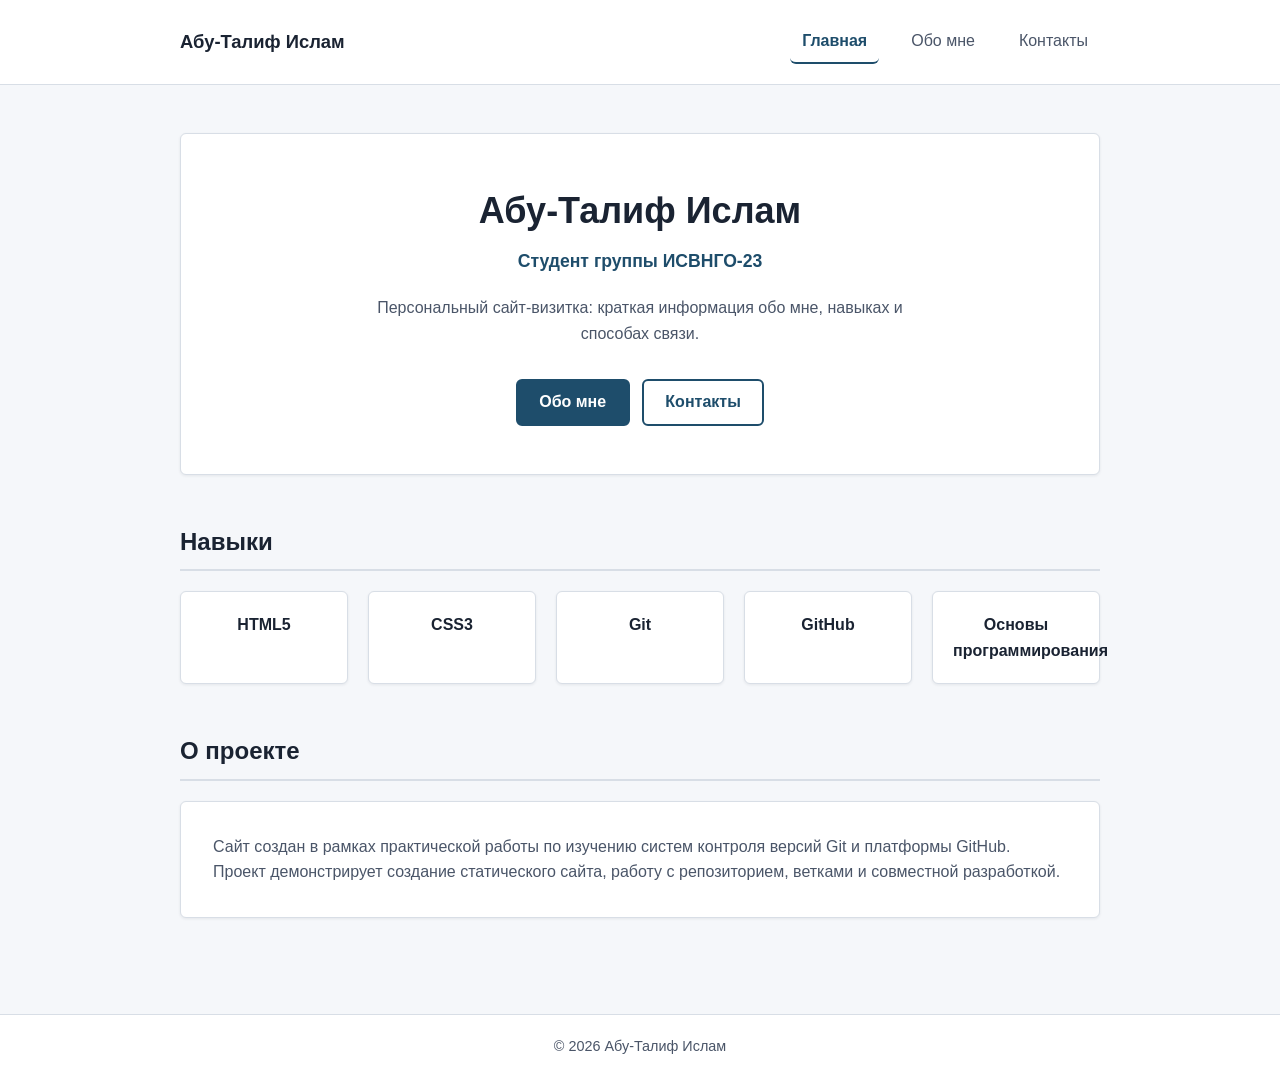
<file: index.html>
<!DOCTYPE html>
<html lang="ru">
<head>
  <meta charset="UTF-8">
  <meta name="viewport" content="width=device-width, initial-scale=1.0">
  <meta name="description" content="Персональный сайт-визитка студента Абу-Талиф Ислама, группа ИСВНГО-23">
  <title>Главная — Абу-Талиф Ислам</title>
  <link rel="stylesheet" href="style.css">
</head>
<body>
  <header class="site-header">
    <div class="container header-inner">
      <a class="site-logo" href="index.html">Абу-Талиф Ислам</a>
      <nav class="site-nav" aria-label="Основная навигация">
        <ul>
          <li><a href="index.html" class="active" aria-current="page">Главная</a></li>
          <li><a href="about.html">Обо мне</a></li>
          <li><a href="contact.html">Контакты</a></li>
        </ul>
      </nav>
    </div>
  </header>

  <main>
    <div class="container">
      <section class="hero" aria-labelledby="hero-heading">
        <h1 id="hero-heading">Абу-Талиф Ислам</h1>
        <p class="subtitle">Студент группы ИСВНГО-23</p>
        <p class="description">
          Персональный сайт-визитка: краткая информация обо мне, навыках
          и способах связи.
        </p>
        <div class="hero-actions">
          <a class="btn btn-primary" href="about.html">Обо мне</a>
          <a class="btn btn-secondary" href="contact.html">Контакты</a>
        </div>
      </section>

      <section class="section" aria-labelledby="skills-heading">
        <h2 id="skills-heading" class="section-title">Навыки</h2>
        <ul class="skills-grid">
          <li class="skill-item">HTML5</li>
          <li class="skill-item">CSS3</li>
          <li class="skill-item">Git</li>
          <li class="skill-item">GitHub</li>
          <li class="skill-item">Основы программирования</li>
        </ul>
      </section>

      <section class="section" aria-labelledby="project-heading">
        <h2 id="project-heading" class="section-title">О проекте</h2>
        <div class="card">
          <p>
            Сайт создан в рамках практической работы по изучению систем
            контроля версий Git и платформы GitHub. Проект демонстрирует
            создание статического сайта, работу с репозиторием, ветками
            и совместной разработкой.
          </p>
        </div>
      </section>
    </div>
  </main>

  <footer class="site-footer">
    <div class="container">
      <p>&copy; 2026 Абу-Талиф Ислам</p>
    </div>
  </footer>
</body>
</html>
</file>
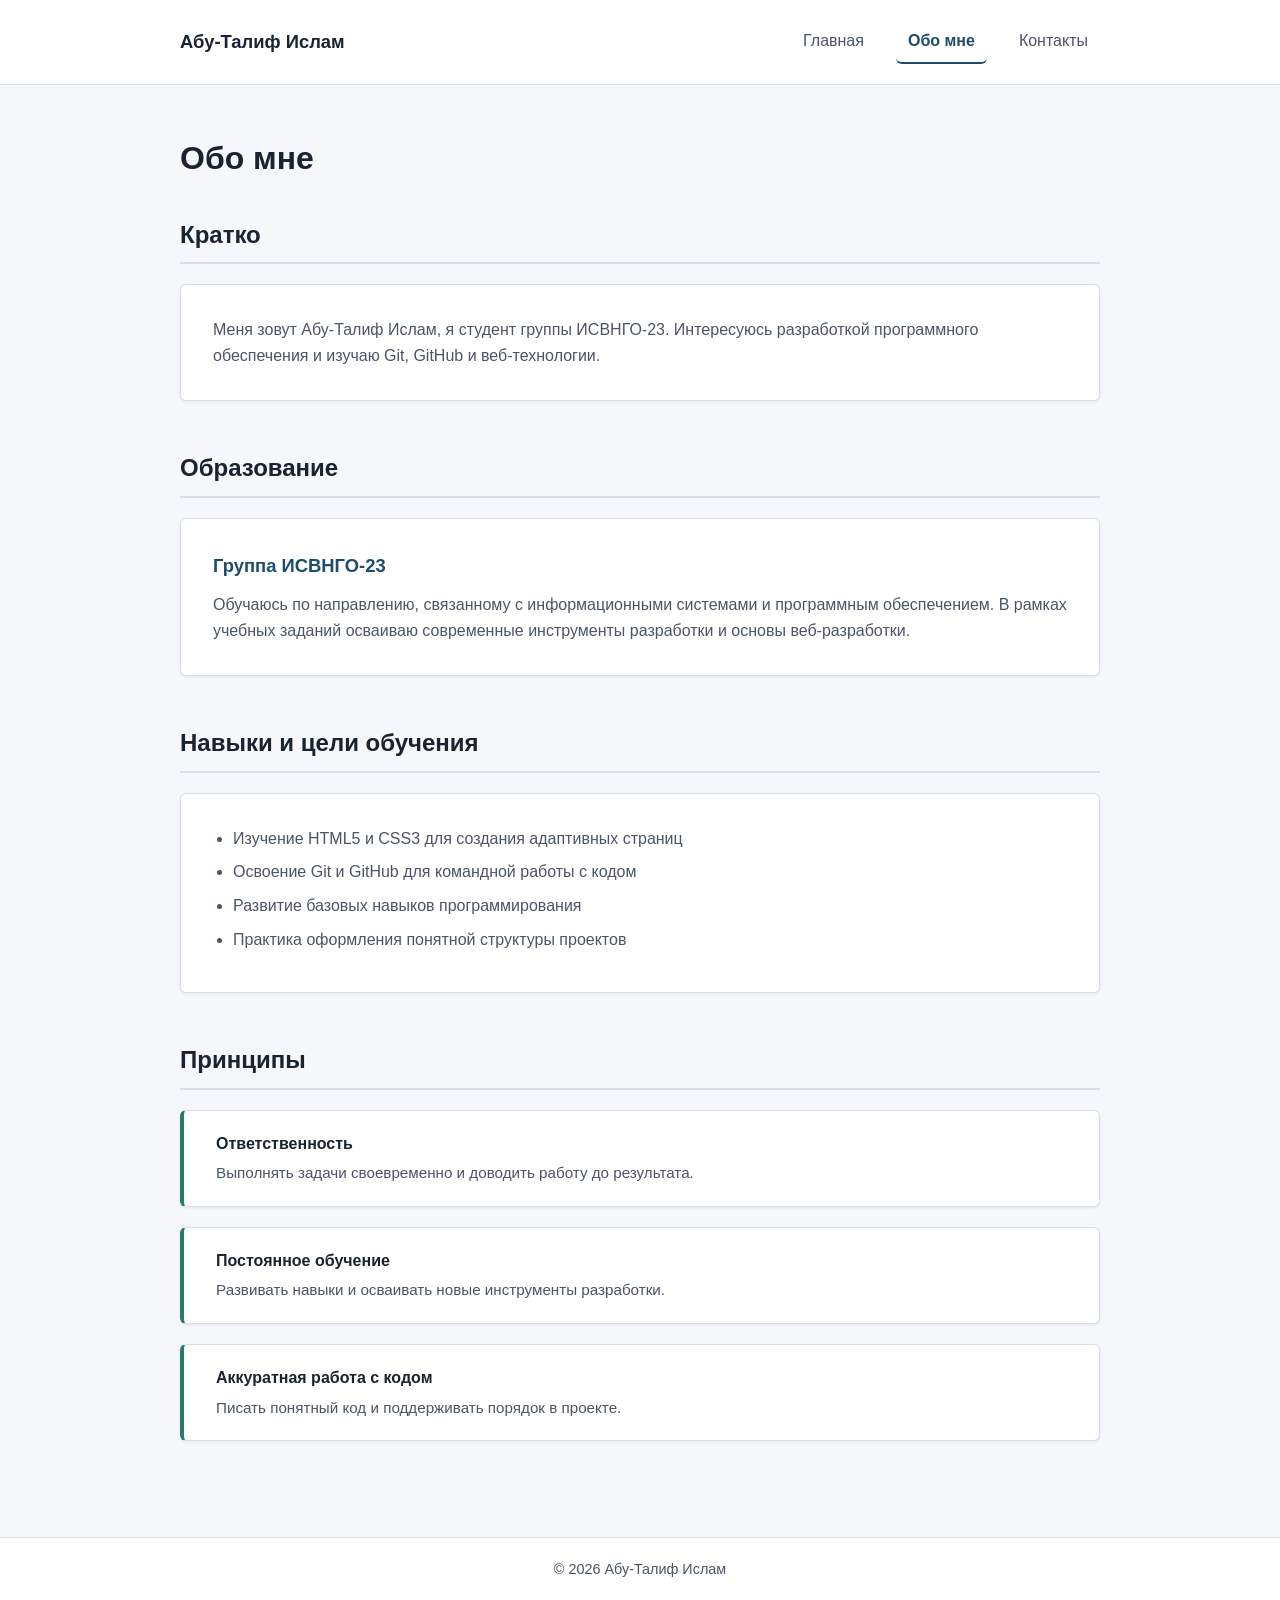
<file: about.html>
<!DOCTYPE html>
<html lang="ru">
<head>
  <meta charset="UTF-8">
  <meta name="viewport" content="width=device-width, initial-scale=1.0">
  <meta name="description" content="Обо мне — Абу-Талиф Ислам, студент группы ИСВНГО-23">
  <title>Обо мне — Абу-Талиф Ислам</title>
  <link rel="stylesheet" href="style.css">
</head>
<body>
  <header class="site-header">
    <div class="container header-inner">
      <a class="site-logo" href="index.html">Абу-Талиф Ислам</a>
      <nav class="site-nav" aria-label="Основная навигация">
        <ul>
          <li><a href="index.html">Главная</a></li>
          <li><a href="about.html" class="active" aria-current="page">Обо мне</a></li>
          <li><a href="contact.html">Контакты</a></li>
        </ul>
      </nav>
    </div>
  </header>

  <main>
    <div class="container">
      <h1 class="page-heading">Обо мне</h1>

      <section class="section" aria-labelledby="about-intro">
        <h2 id="about-intro" class="section-title">Кратко</h2>
        <div class="card">
          <p>
            Меня зовут Абу-Талиф Ислам, я студент группы ИСВНГО-23.
            Интересуюсь разработкой программного обеспечения и изучаю
            Git, GitHub и веб-технологии.
          </p>
        </div>
      </section>

      <section class="section" aria-labelledby="education-heading">
        <h2 id="education-heading" class="section-title">Образование</h2>
        <div class="card">
          <h3>Группа ИСВНГО-23</h3>
          <p>
            Обучаюсь по направлению, связанному с информационными системами
            и программным обеспечением. В рамках учебных заданий осваиваю
            современные инструменты разработки и основы веб-разработки.
          </p>
        </div>
      </section>

      <section class="section" aria-labelledby="goals-heading">
        <h2 id="goals-heading" class="section-title">Навыки и цели обучения</h2>
        <div class="card">
          <ul>
            <li>Изучение HTML5 и CSS3 для создания адаптивных страниц</li>
            <li>Освоение Git и GitHub для командной работы с кодом</li>
            <li>Развитие базовых навыков программирования</li>
            <li>Практика оформления понятной структуры проектов</li>
          </ul>
        </div>
      </section>

      <section class="section" aria-labelledby="principles-heading">
        <h2 id="principles-heading" class="section-title">Принципы</h2>
        <ul class="principles-list">
          <li class="principle-item">
            <strong>Ответственность</strong>
            <span>Выполнять задачи своевременно и доводить работу до результата.</span>
          </li>
          <li class="principle-item">
            <strong>Постоянное обучение</strong>
            <span>Развивать навыки и осваивать новые инструменты разработки.</span>
          </li>
          <li class="principle-item">
            <strong>Аккуратная работа с кодом</strong>
            <span>Писать понятный код и поддерживать порядок в проекте.</span>
          </li>
        </ul>
      </section>
    </div>
  </main>

  <footer class="site-footer">
    <div class="container">
      <p>&copy; 2026 Абу-Талиф Ислам</p>
    </div>
  </footer>
</body>
</html>
</file>
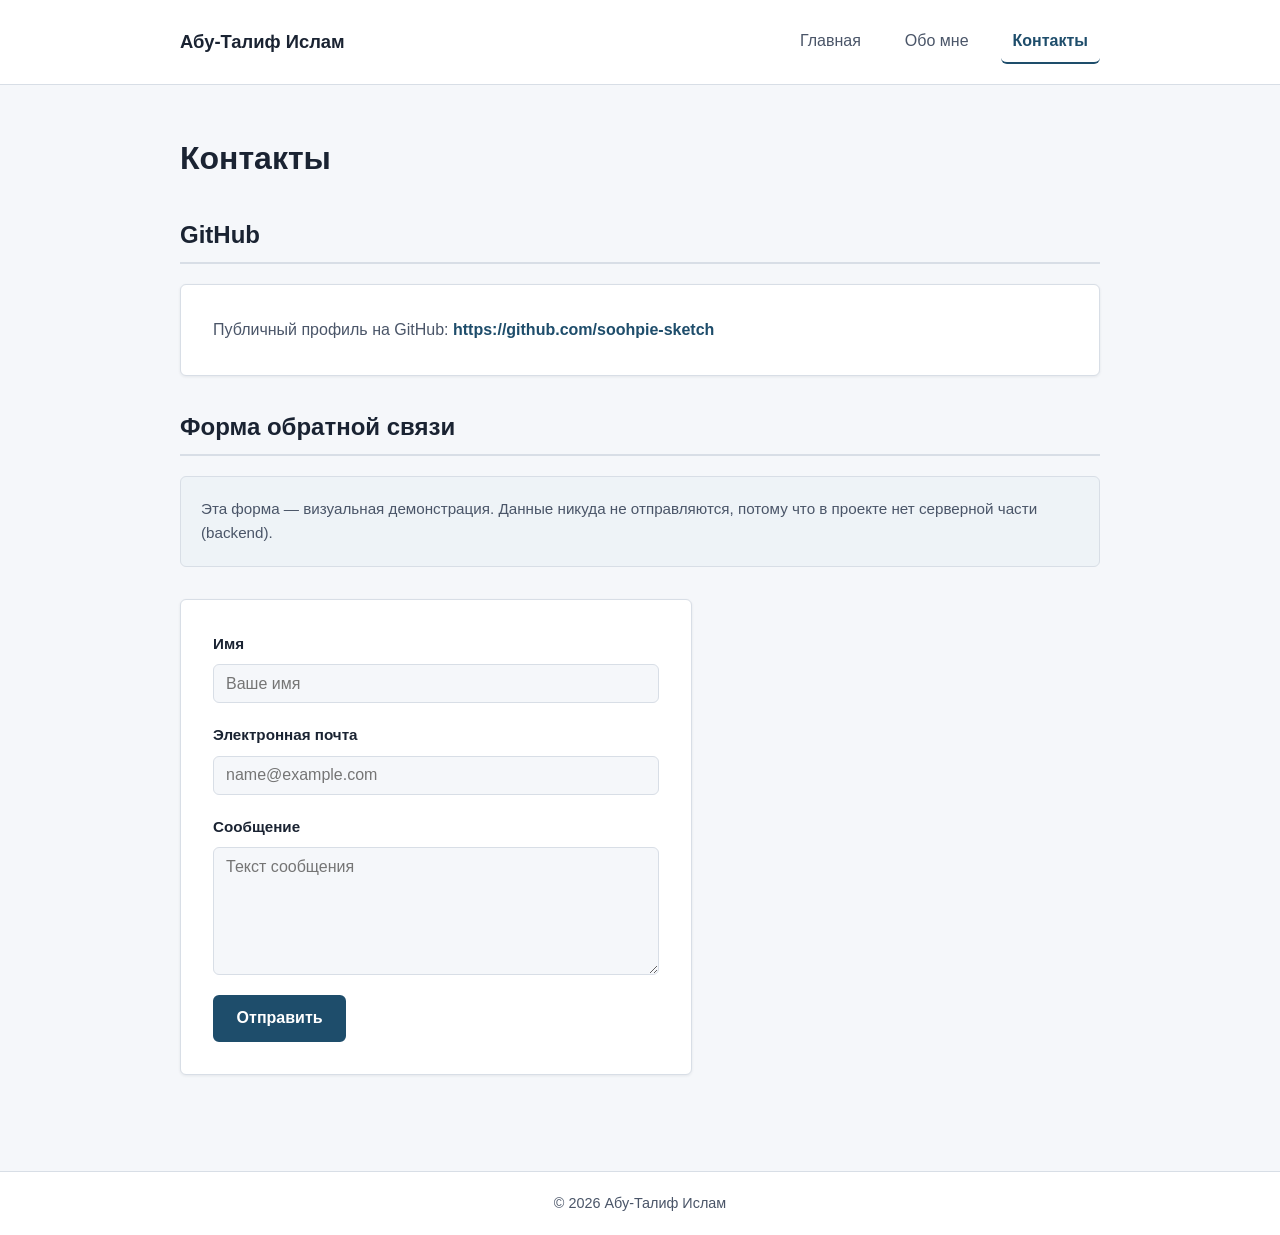
<file: contact.html>
<!DOCTYPE html>
<html lang="ru">
<head>
  <meta charset="UTF-8">
  <meta name="viewport" content="width=device-width, initial-scale=1.0">
  <meta name="description" content="Контакты — Абу-Талиф Ислам, студент группы ИСВНГО-23">
  <title>Контакты — Абу-Талиф Ислам</title>
  <link rel="stylesheet" href="style.css">
</head>
<body>
  <header class="site-header">
    <div class="container header-inner">
      <a class="site-logo" href="index.html">Абу-Талиф Ислам</a>
      <nav class="site-nav" aria-label="Основная навигация">
        <ul>
          <li><a href="index.html">Главная</a></li>
          <li><a href="about.html">Обо мне</a></li>
          <li><a href="contact.html" class="active" aria-current="page">Контакты</a></li>
        </ul>
      </nav>
    </div>
  </header>

  <main>
    <div class="container">
      <h1 class="page-heading">Контакты</h1>

      <section class="section contact-info" aria-labelledby="github-heading">
        <h2 id="github-heading" class="section-title">GitHub</h2>
        <div class="card">
          <p>
            Публичный профиль на GitHub:
            <a href="https://github.com/soohpie-sketch" rel="noopener noreferrer">
              https://github.com/soohpie-sketch
            </a>
          </p>
        </div>
      </section>

      <section class="section" aria-labelledby="form-heading">
        <h2 id="form-heading" class="section-title">Форма обратной связи</h2>
        <p class="form-note" role="note">
          Эта форма — визуальная демонстрация. Данные никуда не отправляются,
          потому что в проекте нет серверной части (backend).
        </p>

        <form class="contact-form" action="#" method="get">
          <div class="form-group">
            <label for="name">Имя</label>
            <input type="text" id="name" name="name" autocomplete="name" placeholder="Ваше имя">
          </div>

          <div class="form-group">
            <label for="email">Электронная почта</label>
            <input type="email" id="email" name="email" autocomplete="email" placeholder="name@example.com">
          </div>

          <div class="form-group">
            <label for="message">Сообщение</label>
            <textarea id="message" name="message" placeholder="Текст сообщения"></textarea>
          </div>

          <button class="btn btn-primary" type="submit">Отправить</button>
        </form>
      </section>
    </div>
  </main>

  <footer class="site-footer">
    <div class="container">
      <p>&copy; 2026 Абу-Талиф Ислам</p>
    </div>
  </footer>
</body>
</html>
</file>
<file: style.css>
/* ===== CSS variables ===== */
:root {
  --color-bg: #f5f7fa;
  --color-surface: #ffffff;
  --color-text: #1a2332;
  --color-text-muted: #4a5568;
  --color-primary: #1e4d6b;
  --color-primary-hover: #163a52;
  --color-accent: #2a7a6e;
  --color-border: #d8dee6;
  --color-nav-active: #1e4d6b;
  --color-focus: #1e4d6b;
  --font-sans: "Segoe UI", "Helvetica Neue", Helvetica, Arial, sans-serif;
  --space-xs: 0.5rem;
  --space-sm: 0.75rem;
  --space-md: 1.25rem;
  --space-lg: 2rem;
  --space-xl: 3rem;
  --radius: 6px;
  --shadow: 0 1px 3px rgba(26, 35, 50, 0.08);
  --max-width: 960px;
  --transition: 0.2s ease;
}

/* ===== Reset / normalization ===== */
*,
*::before,
*::after {
  box-sizing: border-box;
  margin: 0;
  padding: 0;
}

html {
  font-size: 100%;
  scroll-behavior: smooth;
}

img {
  max-width: 100%;
  height: auto;
  display: block;
}

ul,
ol {
  list-style: none;
}

a {
  color: var(--color-primary);
  text-decoration: none;
  transition: color var(--transition);
}

a:hover {
  color: var(--color-accent);
}

/* ===== Body ===== */
body {
  font-family: var(--font-sans);
  font-size: 1rem;
  line-height: 1.6;
  color: var(--color-text);
  background-color: var(--color-bg);
  min-height: 100vh;
  display: flex;
  flex-direction: column;
}

/* ===== Container ===== */
.container {
  width: 100%;
  max-width: var(--max-width);
  margin-inline: auto;
  padding-inline: var(--space-md);
}

/* ===== Header ===== */
.site-header {
  background-color: var(--color-surface);
  border-bottom: 1px solid var(--color-border);
  padding-block: var(--space-md);
}

.header-inner {
  display: flex;
  flex-wrap: wrap;
  align-items: center;
  justify-content: space-between;
  gap: var(--space-md);
}

.site-logo {
  font-size: 1.15rem;
  font-weight: 700;
  color: var(--color-text);
}

.site-logo:hover {
  color: var(--color-primary);
}

/* ===== Navigation ===== */
.site-nav ul {
  display: flex;
  flex-wrap: wrap;
  gap: var(--space-xs) var(--space-md);
}

.site-nav a {
  display: inline-block;
  padding: var(--space-xs) var(--space-sm);
  color: var(--color-text-muted);
  font-weight: 500;
  border-radius: var(--radius);
  border-bottom: 2px solid transparent;
}

.site-nav a:hover {
  color: var(--color-primary);
}

.site-nav a.active,
.site-nav a[aria-current="page"] {
  color: var(--color-nav-active);
  border-bottom-color: var(--color-nav-active);
  font-weight: 600;
}

/* ===== Main ===== */
main {
  flex: 1;
  padding-block: var(--space-xl);
}

/* ===== Hero ===== */
.hero {
  background-color: var(--color-surface);
  border: 1px solid var(--color-border);
  border-radius: var(--radius);
  box-shadow: var(--shadow);
  padding: var(--space-xl) var(--space-lg);
  margin-bottom: var(--space-xl);
  text-align: center;
}

.hero h1 {
  font-size: clamp(1.75rem, 4vw, 2.25rem);
  font-weight: 700;
  margin-bottom: var(--space-xs);
  color: var(--color-text);
}

.hero .subtitle {
  font-size: 1.1rem;
  color: var(--color-primary);
  font-weight: 600;
  margin-bottom: var(--space-md);
}

.hero .description {
  color: var(--color-text-muted);
  max-width: 36em;
  margin-inline: auto;
  margin-bottom: var(--space-lg);
}

.hero-actions {
  display: flex;
  flex-wrap: wrap;
  justify-content: center;
  gap: var(--space-sm);
}

/* ===== Buttons ===== */
.btn {
  display: inline-block;
  padding: 0.65rem 1.35rem;
  font-size: 1rem;
  font-weight: 600;
  font-family: inherit;
  line-height: 1.4;
  border-radius: var(--radius);
  border: 2px solid transparent;
  cursor: pointer;
  transition: background-color var(--transition), color var(--transition),
    border-color var(--transition);
  text-align: center;
}

.btn-primary {
  background-color: var(--color-primary);
  color: #ffffff;
  border-color: var(--color-primary);
}

.btn-primary:hover {
  background-color: var(--color-primary-hover);
  border-color: var(--color-primary-hover);
  color: #ffffff;
}

.btn-secondary {
  background-color: transparent;
  color: var(--color-primary);
  border-color: var(--color-primary);
}

.btn-secondary:hover {
  background-color: var(--color-primary);
  color: #ffffff;
}

/* ===== Sections ===== */
.section {
  margin-bottom: var(--space-xl);
}

.section-title {
  font-size: 1.5rem;
  font-weight: 700;
  margin-bottom: var(--space-md);
  color: var(--color-text);
  padding-bottom: var(--space-xs);
  border-bottom: 2px solid var(--color-border);
}

.section-text {
  color: var(--color-text-muted);
  margin-bottom: var(--space-md);
  max-width: 42em;
}

.page-heading {
  font-size: clamp(1.75rem, 4vw, 2rem);
  font-weight: 700;
  margin-bottom: var(--space-lg);
  color: var(--color-text);
}

/* ===== Cards ===== */
.card {
  background-color: var(--color-surface);
  border: 1px solid var(--color-border);
  border-radius: var(--radius);
  box-shadow: var(--shadow);
  padding: var(--space-lg);
  margin-bottom: var(--space-md);
}

.card h3 {
  font-size: 1.15rem;
  font-weight: 600;
  margin-bottom: var(--space-sm);
  color: var(--color-primary);
}

.card p {
  color: var(--color-text-muted);
}

.card ul {
  list-style: disc;
  padding-left: 1.25rem;
  color: var(--color-text-muted);
}

.card ul li {
  margin-bottom: var(--space-xs);
}

/* ===== Skills grid ===== */
.skills-grid {
  display: grid;
  grid-template-columns: repeat(auto-fit, minmax(140px, 1fr));
  gap: var(--space-md);
}

.skill-item {
  background-color: var(--color-surface);
  border: 1px solid var(--color-border);
  border-radius: var(--radius);
  padding: var(--space-md);
  text-align: center;
  font-weight: 600;
  color: var(--color-text);
  box-shadow: var(--shadow);
  transition: border-color var(--transition);
}

.skill-item:hover {
  border-color: var(--color-primary);
}

/* ===== Principles list ===== */
.principles-list {
  display: grid;
  gap: var(--space-md);
}

.principle-item {
  background-color: var(--color-surface);
  border: 1px solid var(--color-border);
  border-left: 4px solid var(--color-accent);
  border-radius: var(--radius);
  padding: var(--space-md) var(--space-lg);
  box-shadow: var(--shadow);
}

.principle-item strong {
  display: block;
  color: var(--color-text);
  margin-bottom: 0.25rem;
}

.principle-item span {
  color: var(--color-text-muted);
  font-size: 0.95rem;
}

/* ===== Contact ===== */
.contact-info {
  margin-bottom: var(--space-lg);
}

.contact-info a {
  font-weight: 600;
  word-break: break-all;
}

.form-note {
  background-color: #eef3f7;
  border: 1px solid var(--color-border);
  border-radius: var(--radius);
  padding: var(--space-md);
  margin-bottom: var(--space-lg);
  color: var(--color-text-muted);
  font-size: 0.95rem;
}

.contact-form {
  background-color: var(--color-surface);
  border: 1px solid var(--color-border);
  border-radius: var(--radius);
  box-shadow: var(--shadow);
  padding: var(--space-lg);
  display: grid;
  gap: var(--space-md);
  max-width: 32rem;
}

.form-group {
  display: flex;
  flex-direction: column;
  gap: var(--space-xs);
}

.form-group label {
  font-weight: 600;
  color: var(--color-text);
  font-size: 0.95rem;
}

.form-group input,
.form-group textarea {
  font-family: inherit;
  font-size: 1rem;
  padding: 0.6rem 0.75rem;
  border: 1px solid var(--color-border);
  border-radius: var(--radius);
  background-color: var(--color-bg);
  color: var(--color-text);
  transition: border-color var(--transition);
}

.form-group input:hover,
.form-group textarea:hover {
  border-color: #a0aec0;
}

.form-group textarea {
  min-height: 8rem;
  resize: vertical;
}

.contact-form .btn {
  justify-self: start;
}

/* ===== Footer ===== */
.site-footer {
  background-color: var(--color-surface);
  border-top: 1px solid var(--color-border);
  padding-block: var(--space-md);
  margin-top: auto;
}

.site-footer p {
  text-align: center;
  color: var(--color-text-muted);
  font-size: 0.9rem;
}

/* ===== Focus-visible ===== */
a:focus-visible,
button:focus-visible,
input:focus-visible,
textarea:focus-visible,
.btn:focus-visible {
  outline: 3px solid var(--color-focus);
  outline-offset: 2px;
}

/* ===== Responsive ===== */
@media (max-width: 640px) {
  .header-inner {
    flex-direction: column;
    align-items: flex-start;
  }

  .site-nav ul {
    flex-direction: column;
    gap: var(--space-xs);
    width: 100%;
  }

  .site-nav a {
    display: block;
    width: 100%;
  }

  .hero {
    padding: var(--space-lg) var(--space-md);
  }

  .hero-actions {
    flex-direction: column;
  }

  .hero-actions .btn {
    width: 100%;
  }

  .skills-grid {
    grid-template-columns: 1fr 1fr;
  }

  .contact-form {
    padding: var(--space-md);
  }

  .contact-form .btn {
    width: 100%;
    justify-self: stretch;
  }
}

@media (max-width: 400px) {
  .skills-grid {
    grid-template-columns: 1fr;
  }
}
</file>
